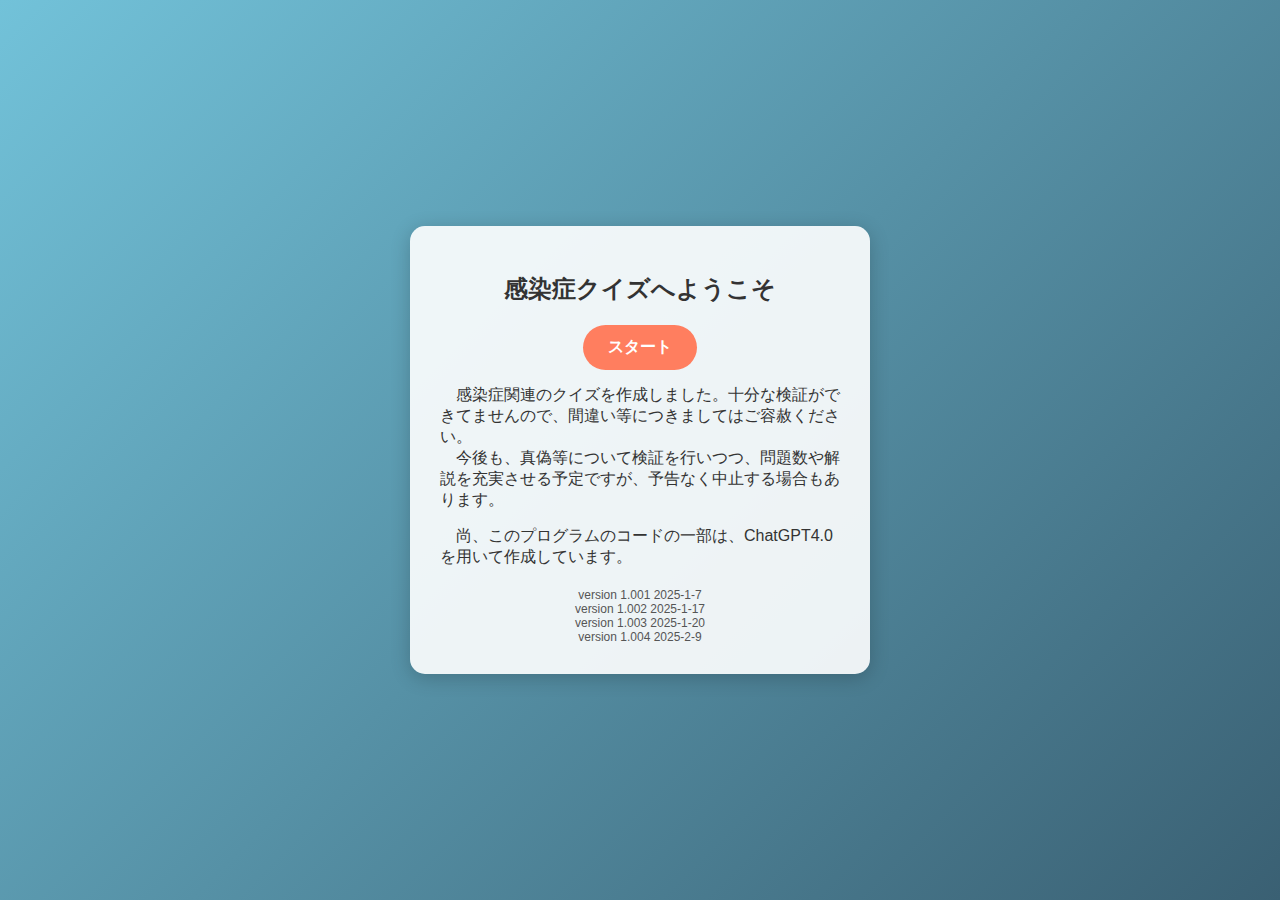
<file: index.html>
<!DOCTYPE html>
<html lang="ja">
  <head>
    <meta charset="UTF-8" />
    <meta name="viewport" content="width=device-width, initial-scale=1.0" />
    <title>感染症クイズ</title>
    <style>
      /* 追加のCSS */
      body {
        font-family: "Arial", sans-serif;
        text-align: center;
        margin: 0;
        padding: 0;
        background: linear-gradient(135deg, #72c2d9, #3a6073);
        color: #ffffff;
        height: 100vh;
        display: flex;
        justify-content: center;
        align-items: center;
      }
      .container {
        background: rgba(255, 255, 255, 0.9);
        border-radius: 15px;
        padding: 30px;
        width: 90%;
        max-width: 400px;
        box-shadow: 0px 4px 20px rgba(0, 0, 0, 0.2);
        color: #333;
      }
      h1 {
        font-size: 24px;
        margin-bottom: 20px;
      }
      p {
        margin: 15px 0;
      }
      p.explain {
        text-align: left;
      }
      button {
        background: #ff7e5f;
        color: #fff;
        padding: 12px 25px;
        border: none;
        border-radius: 30px;
        cursor: pointer;
        font-size: 16px;
        font-weight: bold;
        transition: transform 0.2s, box-shadow 0.2s;
      }
      button:hover {
        transform: translateY(-3px);
        box-shadow: 0px 8px 15px rgba(0, 0, 0, 0.2);
      }
      button:active {
        transform: translateY(0);
        box-shadow: 0px 4px 10px rgba(0, 0, 0, 0.2);
      }
      footer {
        margin-top: 20px;
        font-size: 12px;
        color: #555;
      }
    </style>
  </head>
  <body>
    <div class="container">
      <h1>感染症クイズへようこそ</h1>
      <p>
        <button id="startButton">スタート</button>
      </p>
      <p class="explain">
        　感染症関連のクイズを作成しました。十分な検証ができてませんので、間違い等につきましてはご容赦ください。<br />　今後も、真偽等について検証を行いつつ、問題数や解説を充実させる予定ですが、予告なく中止する場合もあります。
      </p>
      <p class="explain">
        　尚、このプログラムのコードの一部は、ChatGPT4.0
        を用いて作成しています。
      </p>
      <footer>
        version 1.001 2025-1-7<br />
        version 1.002 2025-1-17<br />
        version 1.003 2025-1-20<br />
        version 1.004 2025-2-9
      </footer>
    </div>

    <script>
      // JavaScript追加
      document
        .getElementById("startButton")
        .addEventListener("click", function () {
          window.location.href = "quiz.html";
        });
    </script>
  </body>
</html>
</file>
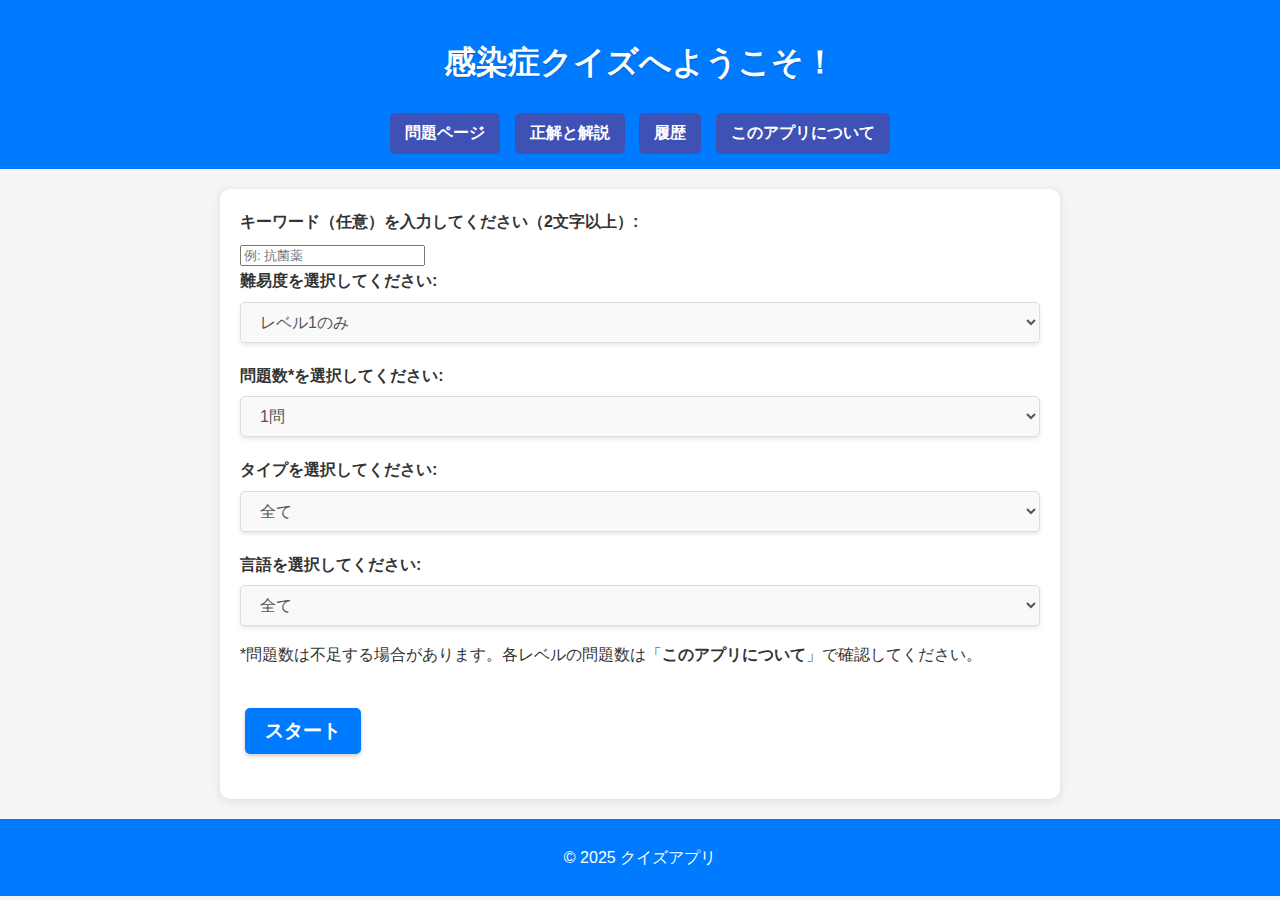
<file: quiz.html>
<!DOCTYPE html>
<html lang="ja">
  <head>
    <meta charset="UTF-8" />
    <meta name="viewport" content="width=device-width, initial-scale=1.0" />
    <title>クイズアプリ</title>
    <link rel="stylesheet" href="style.css" />
    <link rel="stylesheet" href="top.css" />
  </head>
  <body>
    <div id="app">
      <header>
        <h2 id="header-title">感染症クイズへようこそ！</h2>
        <nav>
          <button class="tab-button" data-tab="section1">問題ページ</button>
          <button class="tab-button" data-tab="section2">正解と解説</button>
          <button class="tab-button" data-tab="section3">履歴</button>
          <button class="tab-button" data-tab="section4">
            このアプリについて
          </button>
        </nav>
      </header>
      <main>
        <!-- セクション1: 問題ページ -->
        <section id="section1" class="tab-section active">
          <!--<h2 class="section-title">感染症クイズへようこそ！</h2>-->
          <div id="quiz-settings">
            <div class="form-group">
              <label for="keyword-input" class="form-label"
                >キーワード（任意）を入力してください（2文字以上）:</label
              >
              <input
                type="text"
                id="keyword-input"
                class="form-input"
                placeholder="例: 抗菌薬"
              />
              <label for="level-select" class="form-label"
                >難易度を選択してください:</label
              >
              <select id="level-select" class="form-select">
                <option value="1">レベル1のみ</option>
                <option value="2">レベル2のみ</option>
                <option value="3">レベル3のみ</option>
                <option value="4">レベル4のみ</option>
                <option value="5">レベル5のみ</option>
                <option value="all">全てのレベル</option>
              </select>
            </div>

            <div class="form-group">
              <label for="question-count" class="form-label"
                >問題数*を選択してください:</label
              >
              <select id="question-count" class="form-select">
                <option value="1">1問</option>
                <option value="3">3問</option>
                <option value="5">5問</option>
                <option value="10">10問</option>
                <option value="20">20問</option>
                <option value="30">30問</option>
                <option value="50">50問</option>
                <option value="all">全て</option>
              </select>
            </div>
            <div class="form-group">
              <label for="type-select" class="form-label"
                >タイプを選択してください:</label
              >
              <select id="type-select" class="form-select">
                <option value="all">全て</option>
                <option value="一般">一般</option>
                <option value="症例">症例</option>
              </select>
            </div>
            <div class="form-group">
              <label for="language-select" class="form-label"
                >言語を選択してください:</label
              >
              <select id="language-select" class="form-select">
                <option value="all">全て</option>
                <option value="日本語">日本語</option>
                <option value="英語">英語</option>
              </select>
              <p>
                *問題数は不足する場合があります。各レベルの問題数は「<strong>このアプリについて</strong>」で確認してください。
              </p>
            </div>

            <button id="start-quiz" class="start-button">スタート</button>
          </div>
          <div id="quiz-list"></div>
          <div id="control-buttons">
            <button id="preview-answers" style="display: none">
              プレビュー
            </button>
            <button id="reset-answers" style="display: none">
              解答しなおす
            </button>
            <button id="submit-answers" style="display: none">確定</button>
          </div>
        </section>

        <!-- セクション2: 正解と解説ページ -->
        <section id="section2" class="tab-section">
          <h2>正解と解説</h2>
          <div id="answers-review">
            選択した問題にすべて解答すると正解と解説が表示されます
          </div>
        </section>

        <!-- セクション3: 履歴 -->
        <section id="section3" class="tab-section">
          <h2>履歴</h2>
          <div id="history"></div>
          <button id="download-certificate" style="display: none">
            証明書をダウンロード
          </button>
        </section>

        <!-- セクション4: このアプリについて -->
        <section id="section4" class="tab-section">
          <h2>このアプリについて</h2>
          <p>
            このアプリは、楽しみながら知識を深めることを目的に設計されたクイズ形式の学習ツールです。以下に、具体的な操作方法を説明します。
          </p>

          <p><strong>操作方法:</strong></p>
          <ul>
            <li>
              タブを切り替えることで、異なるセクションに移動することができます。
            </li>
            <li>
              問題ページでは、以下の手順でクイズを開始できます:
              <ul>
                <li>
                  キーワード（任意）、難易度、問題数を選択し、スタートボタンを押してください。
                </li>
                <li>
                  キーワードを入力した場合、キーワードを含む問題が優先的に選ばれます。
                </li>
                <li>指定した条件により、問題数が不足する場合があります。</li>
                <li>スタートを押すと、問題が表示されます。</li>
              </ul>
            </li>
            <li>
              問題が表示されたら、指定された数の選択肢を選んで解答してください。
            </li>
            <li>
              指定された数の選択肢を選択しない場合、アラートが表示されます。
            </li>
            <li>プレビューを押した後、解答をやり直すことが可能です。</li>
            <li>
              確定ボタンを押すと、正解および解説が表示されます。問題ページには、以下の内容が表示されます:
              <ul>
                <li>正解、不正解の表示。</li>
                <li>選択しなかった正答肢の表示。</li>
              </ul>
            </li>
            <li>
              履歴には、全体の正解数などが記録されますが、リロードすると履歴は消去されます。
            </li>
            <li>新しい問題を選択し、再度クイズを開始することができます。</li>
          </ul>
          <p>
            このアプリを通じて、効率的かつ楽しい学びの時間をお楽しみください。
          </p>
          <p>現在の問題数（レベル別）:</p>
          <div id="question-stats"></div>
          <p>
            *難易度をレベル1～5に分類しています。難易度は、作成者による主観的な判断ですので、目安としてください。
          </p>
          <!-- 問題数を表示するエリア -->
          👉<a href="view.html" target="_blank">全ての問題・解答・解説を見る</a
          ><br />
          👉<a href="http://filgap.kenkyuukai.jp/" target="_blank">Fil-GAP</a
          ><br />
          👉<a
            href="https://somekata.github.io/baikinscharacters/"
            target="_blank"
            >バイキンズキャラクターの紹介</a
          >
          <div id="versionInfo">
            <p>このアプリは、ChatGPT4.0oの支援を受けて作成しました。</p>
          </div>
        </section>
      </main>
      <div id="scrollToTop" style="display: none">
        <img src="#" alt="Top" id="topImage" />
      </div>
      <footer>
        <p>&copy; 2025 クイズアプリ</p>
      </footer>
    </div>
    <script src="top.js"></script>
    <script src="quizpool.js"></script>
    <script src="script.js"></script>
  </body>
</html>
</file>
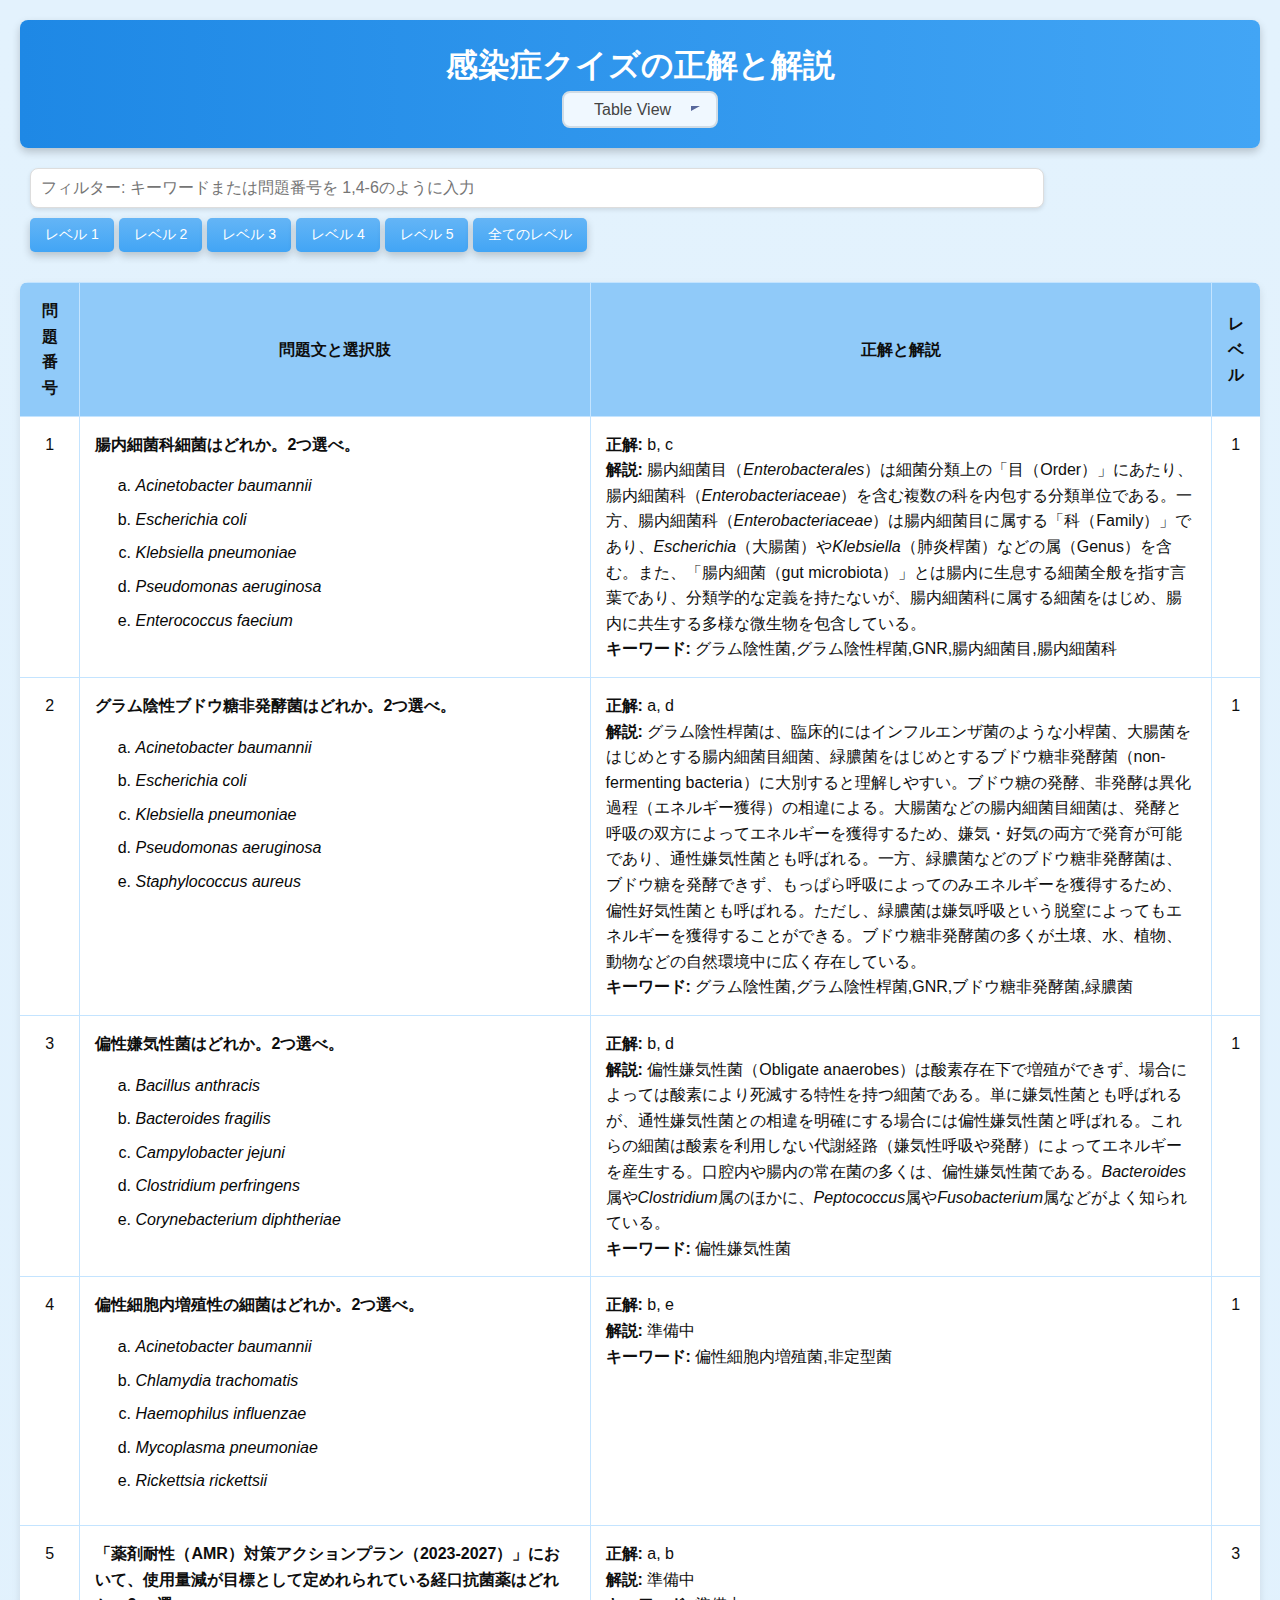
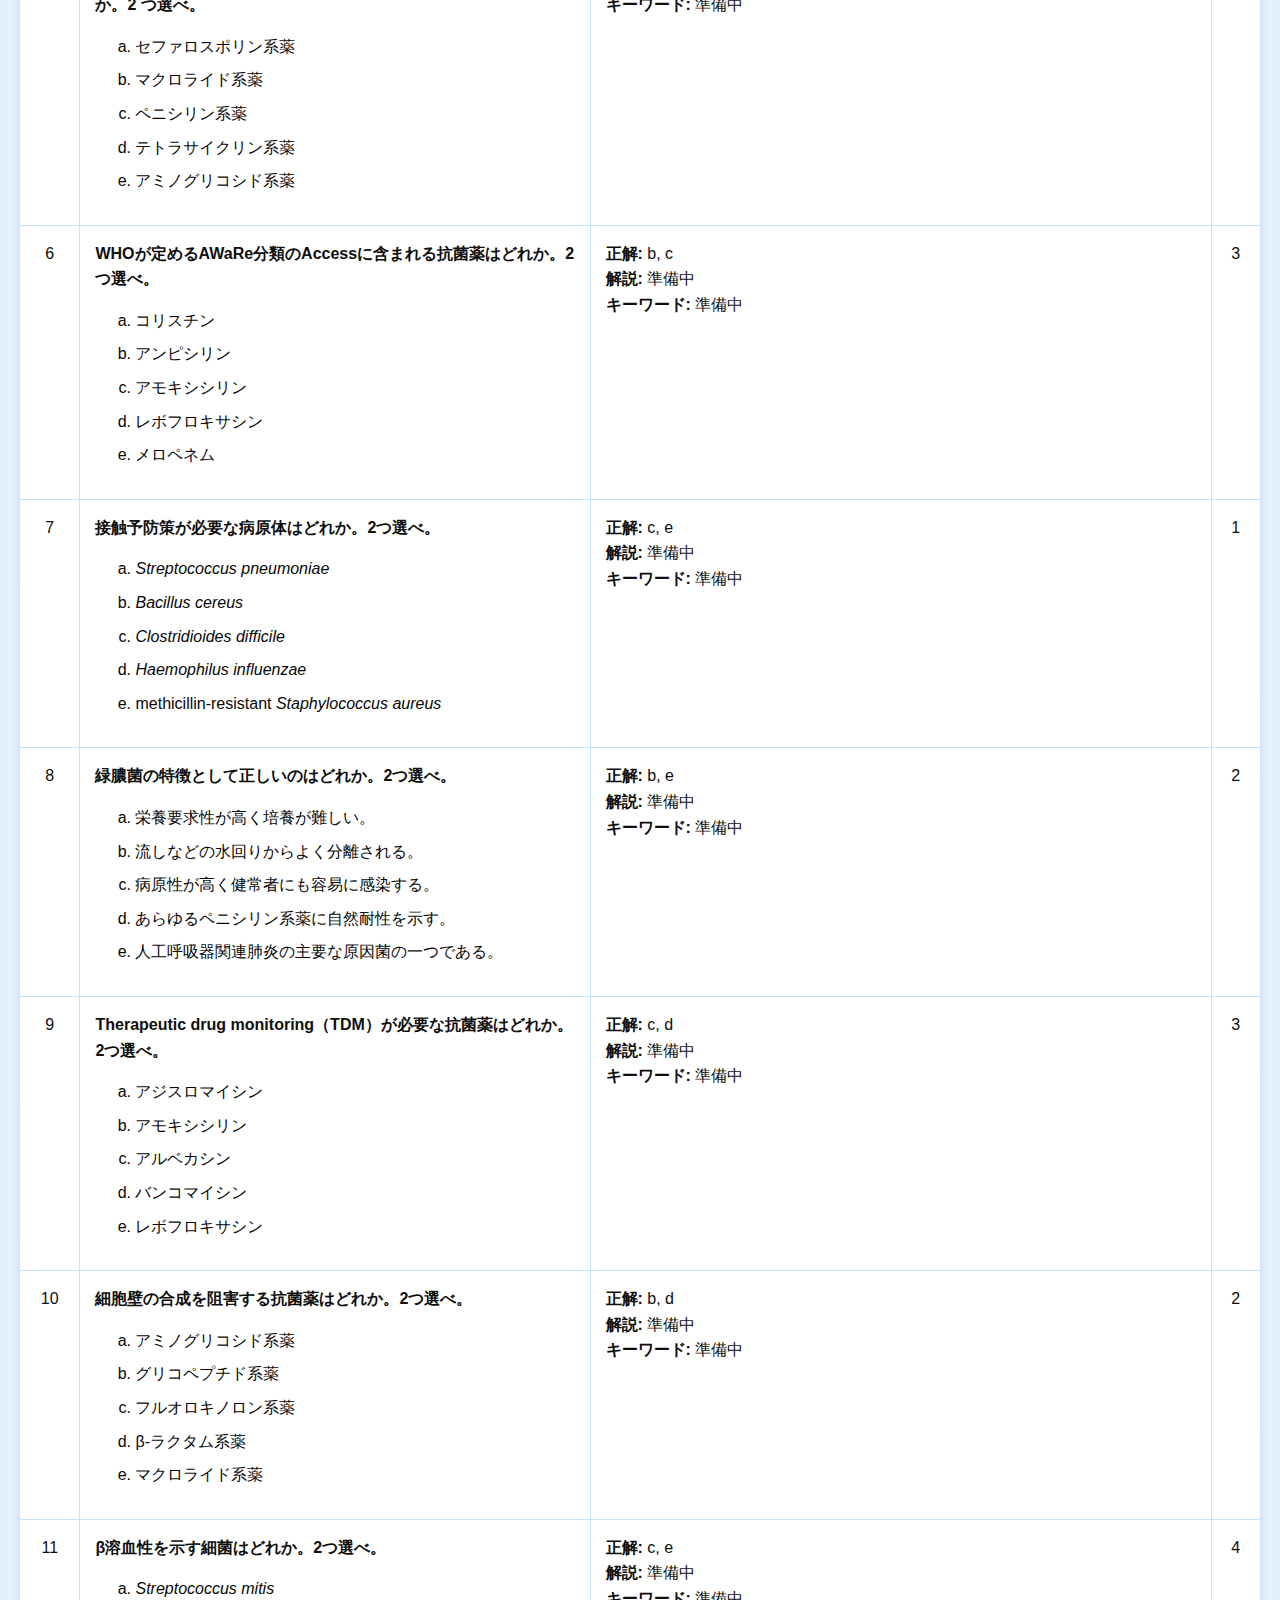
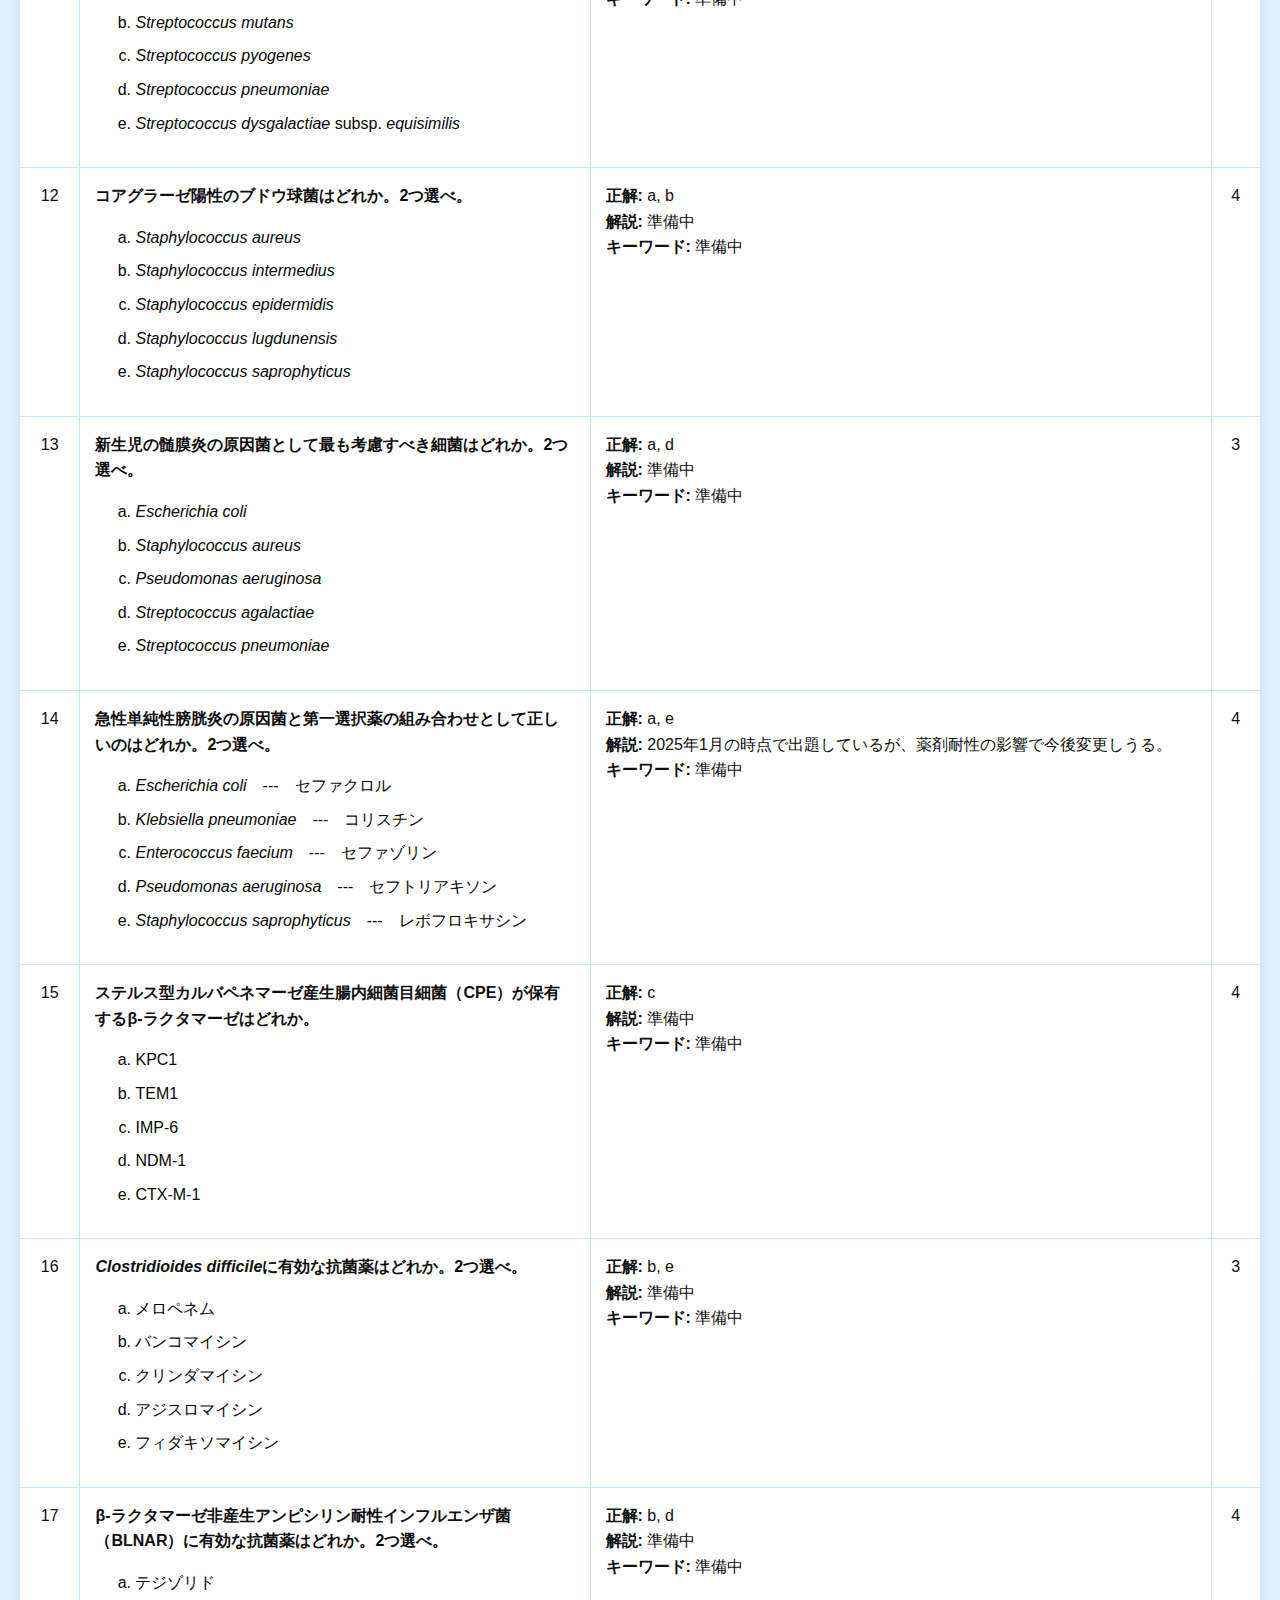
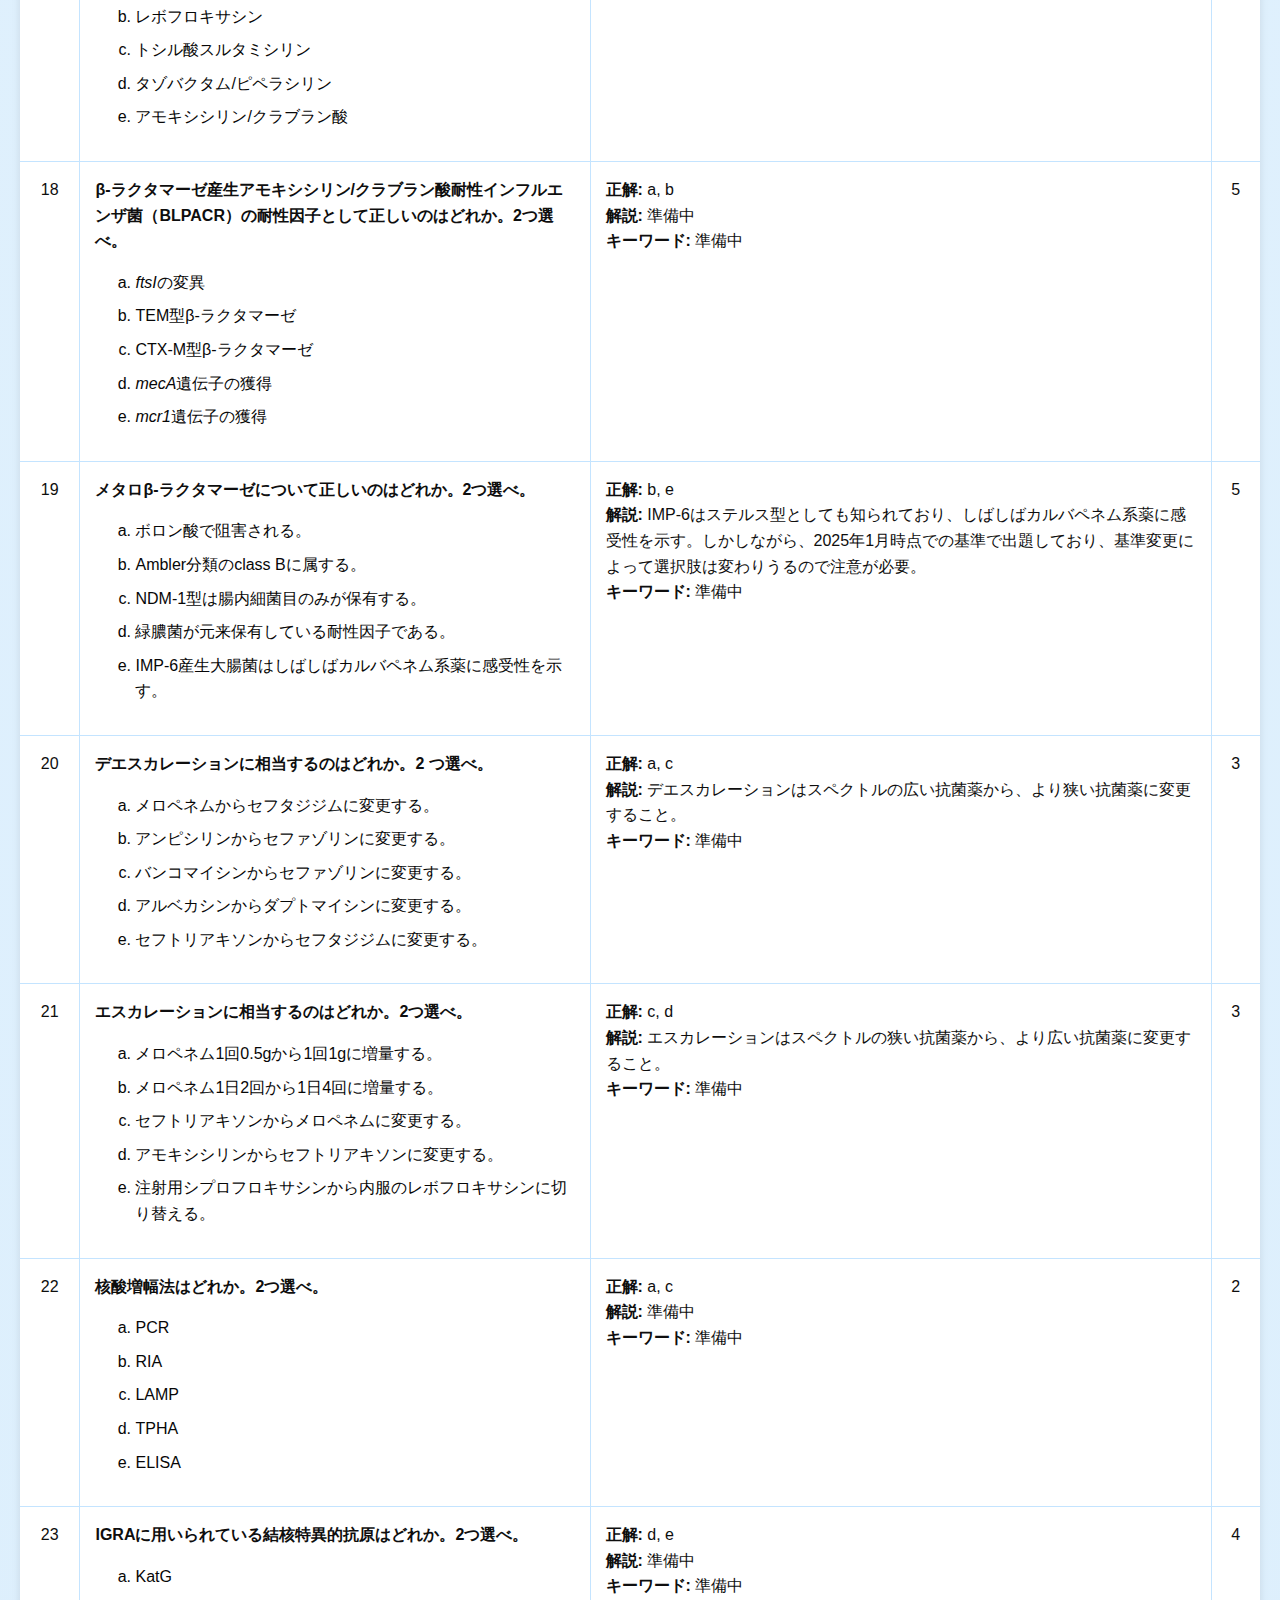
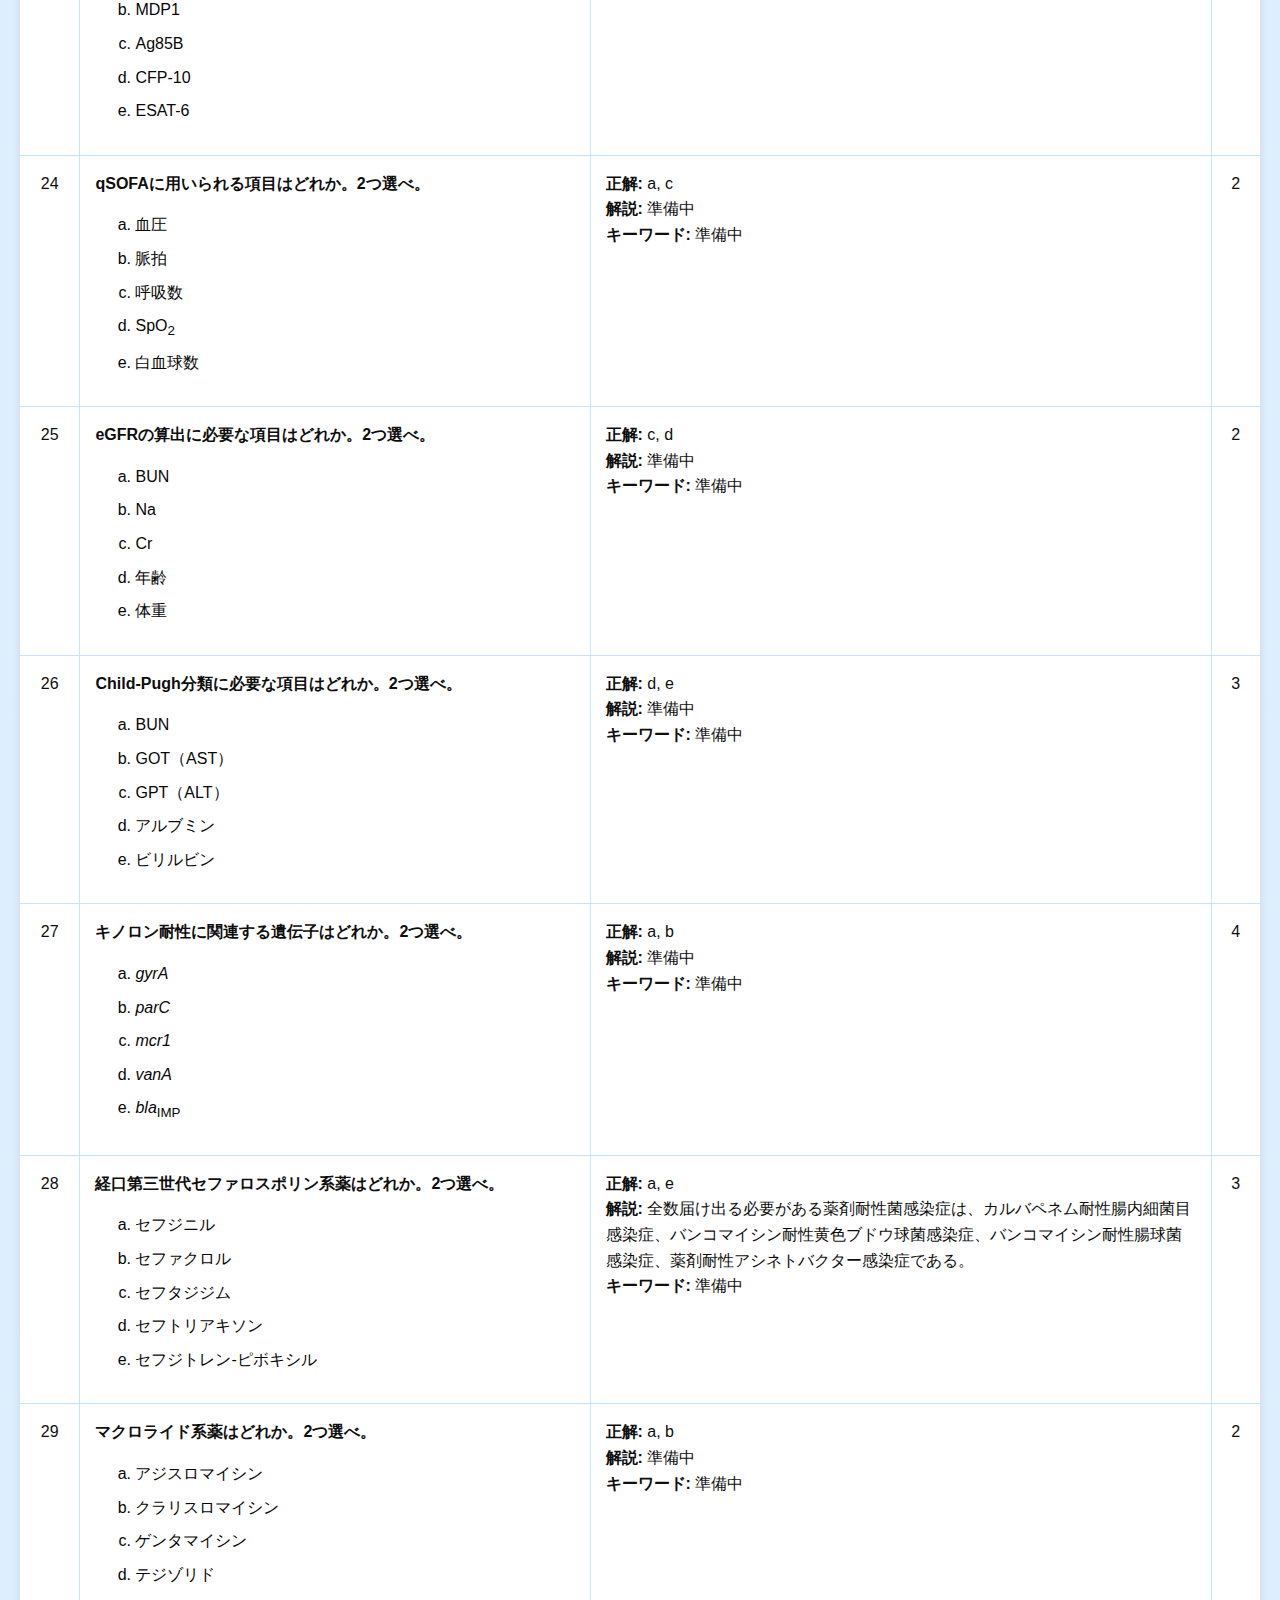
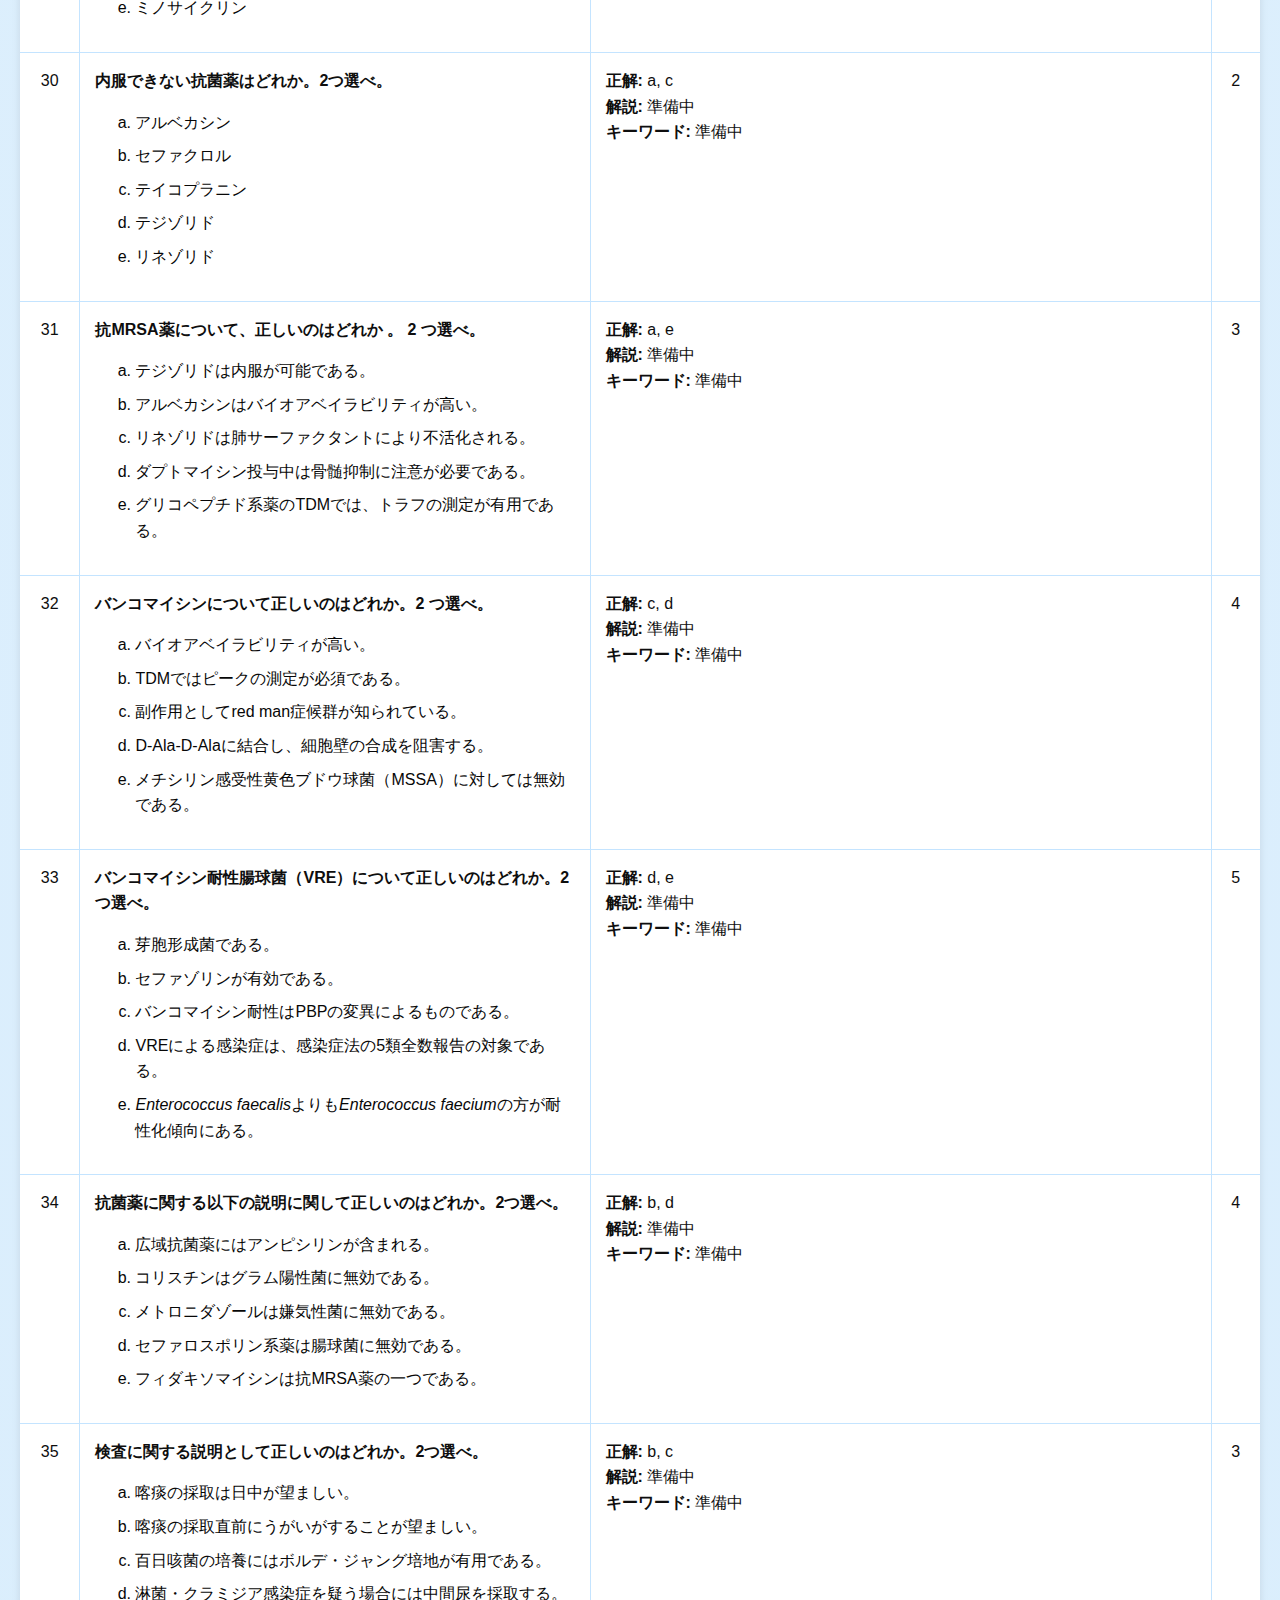
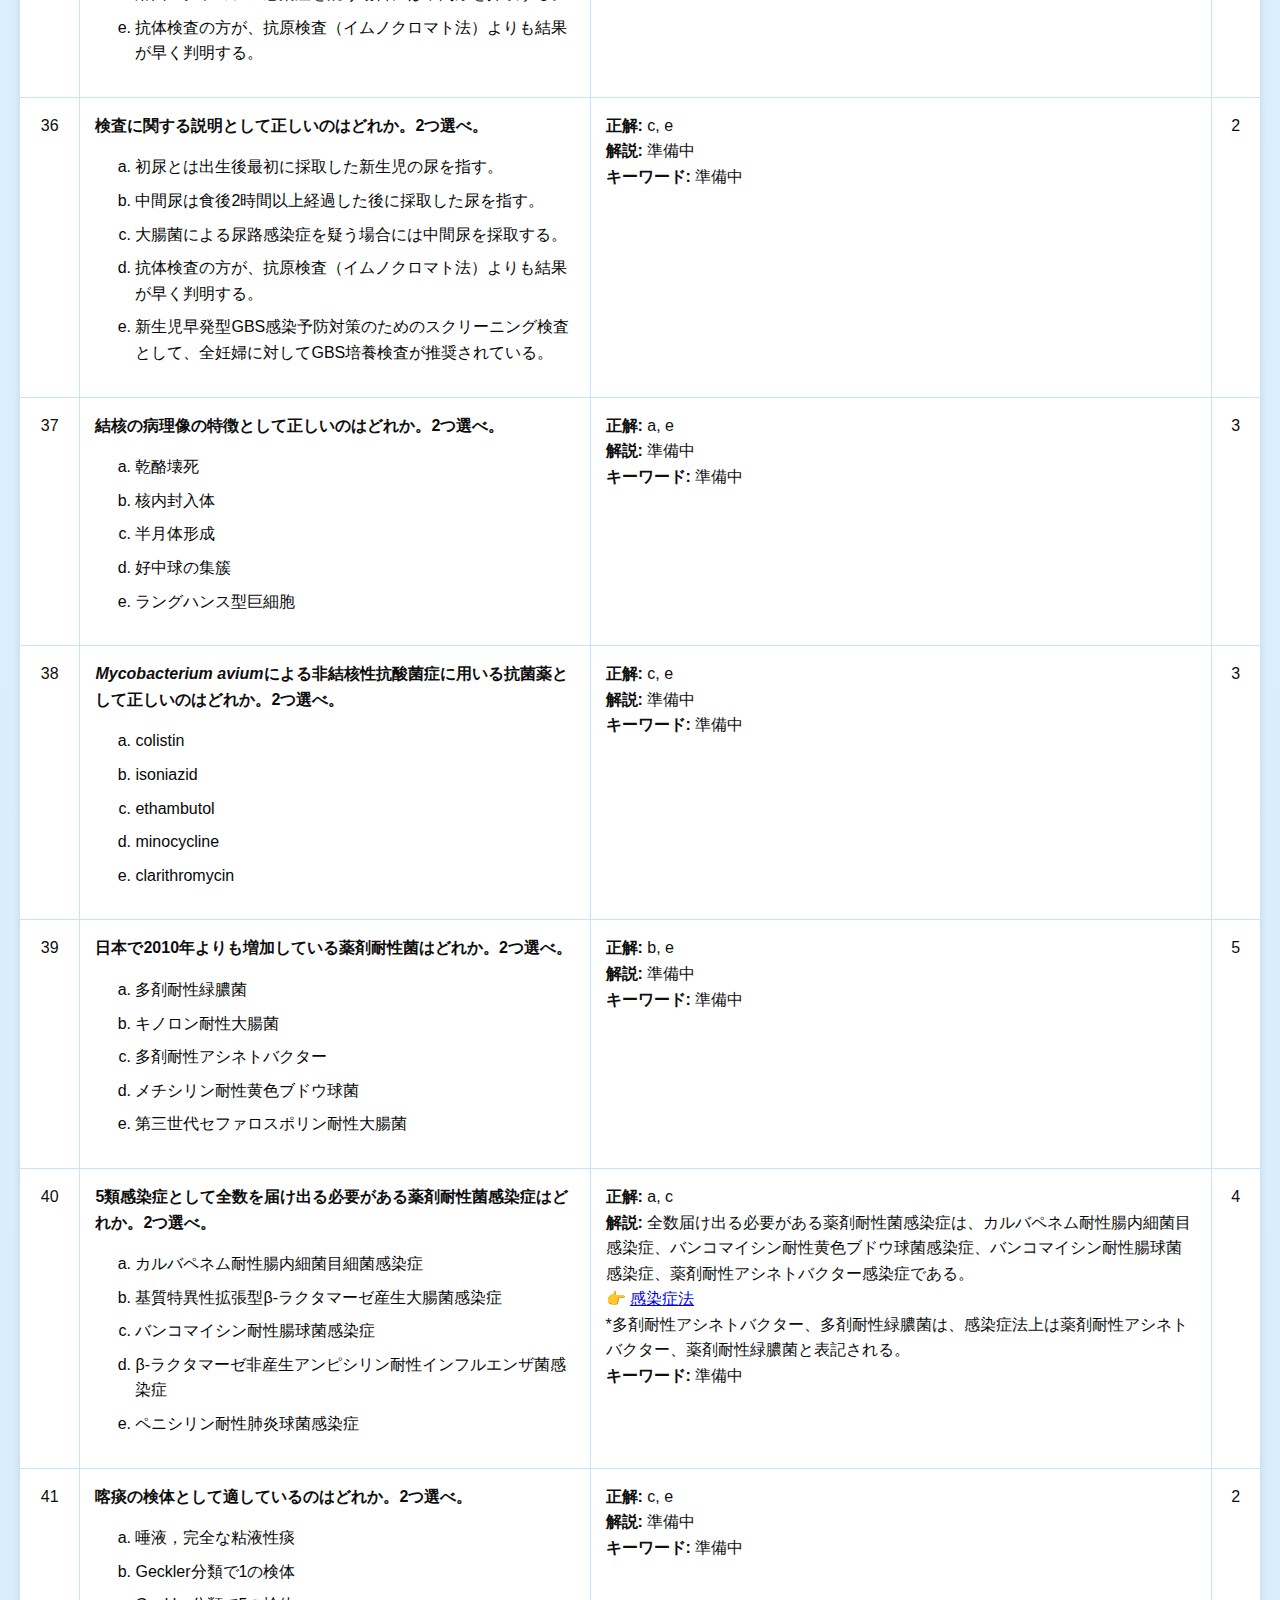
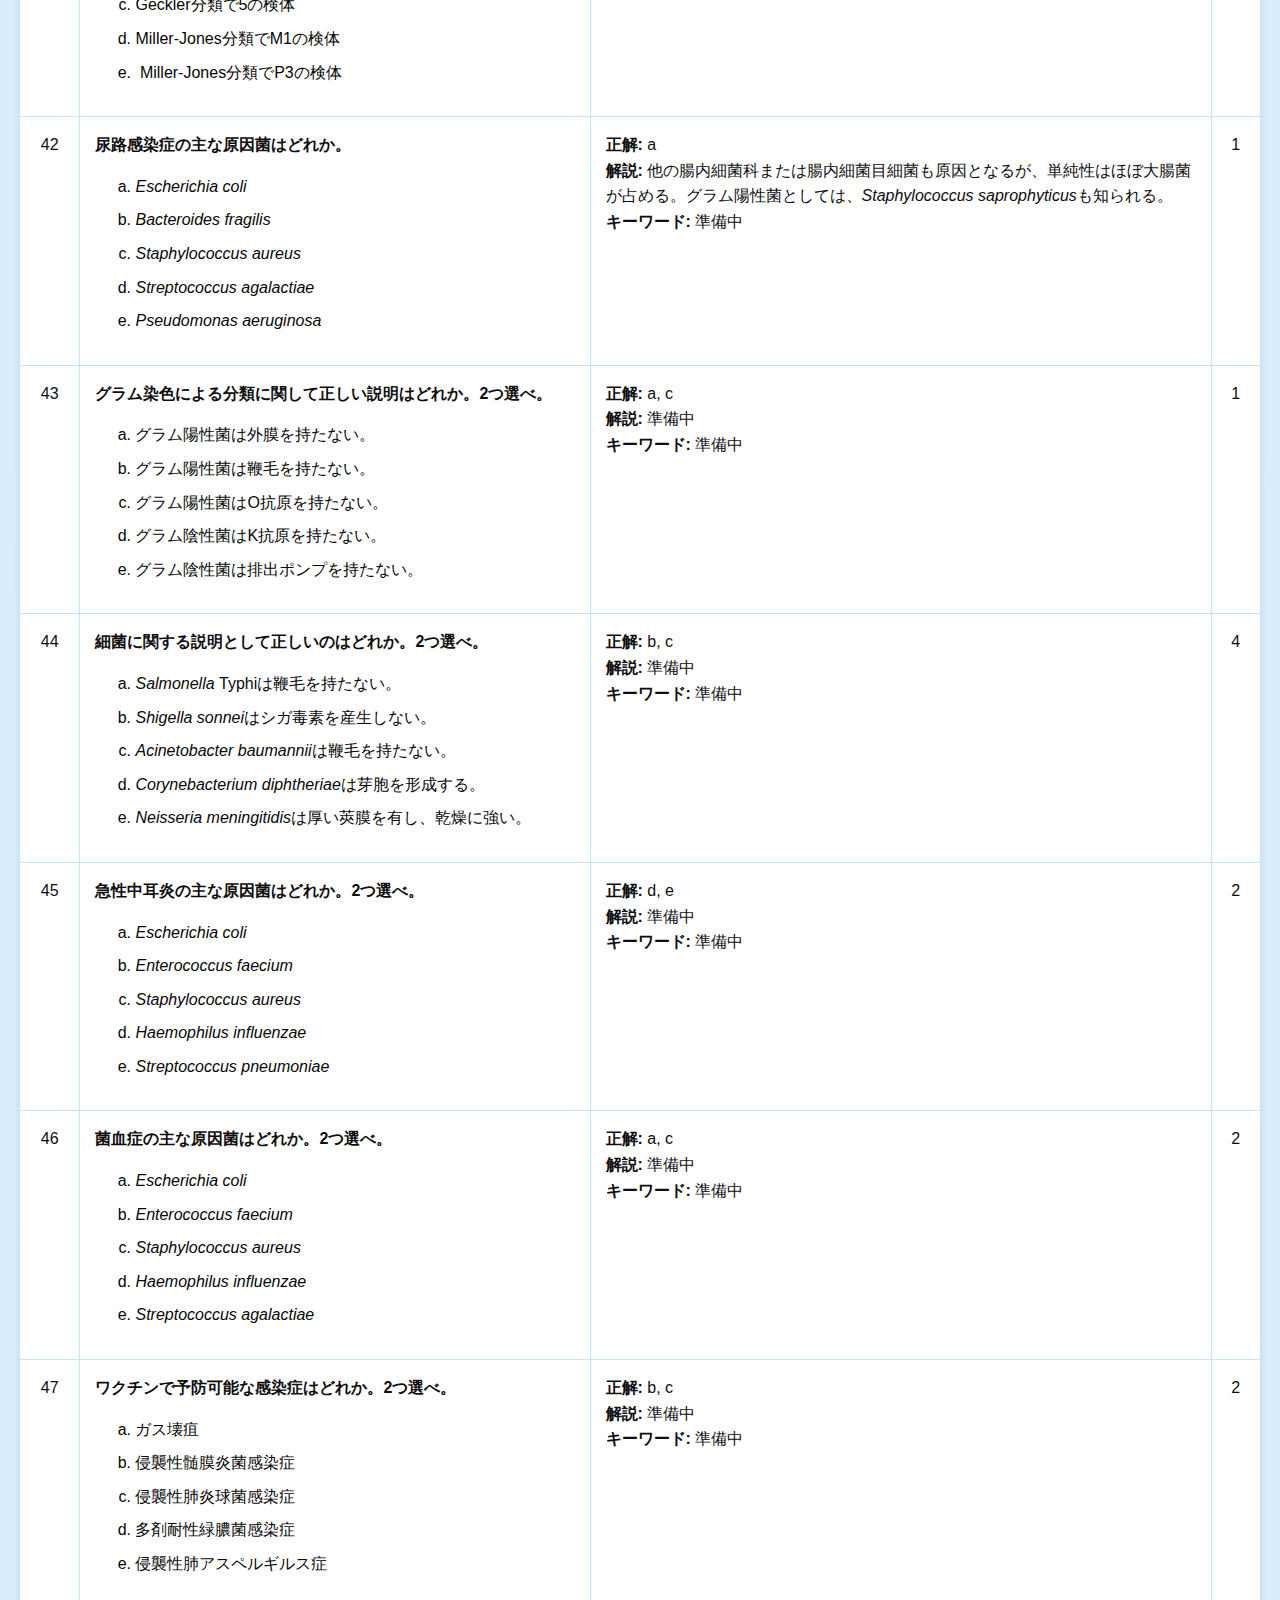
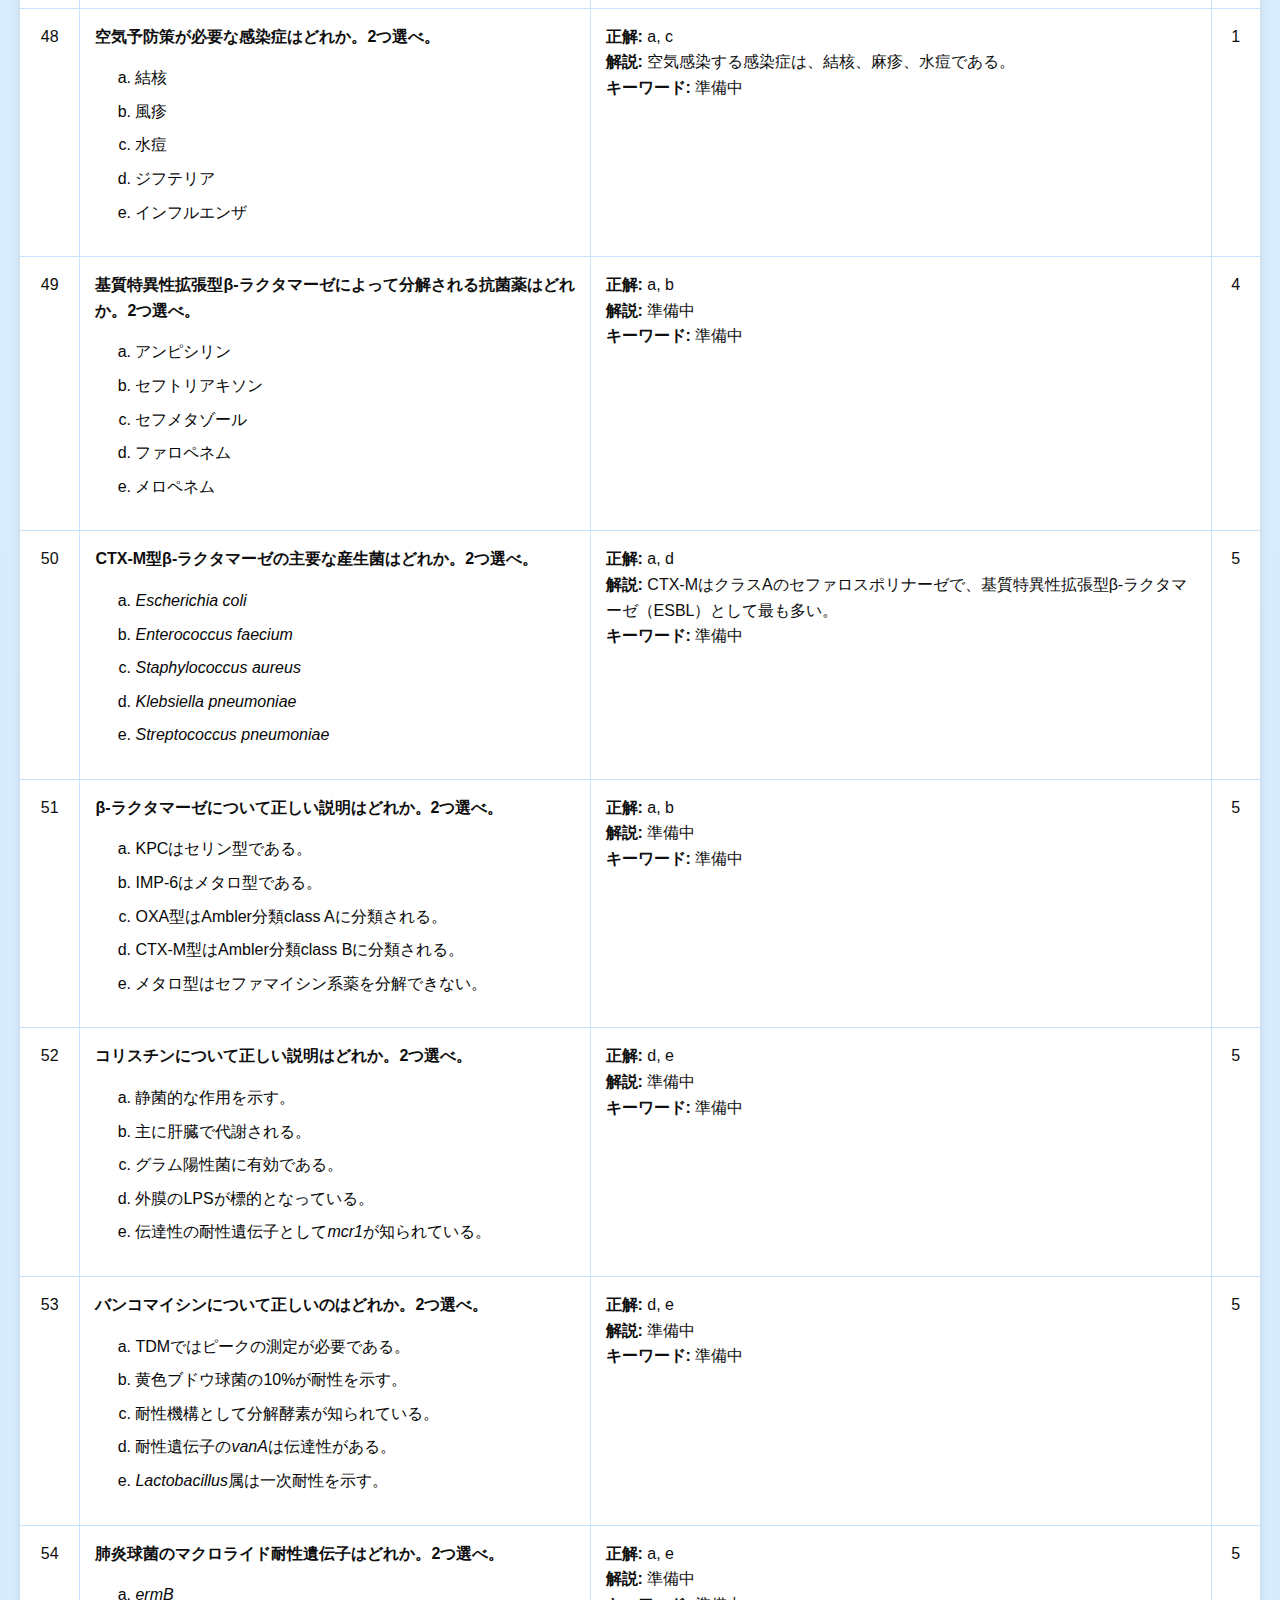
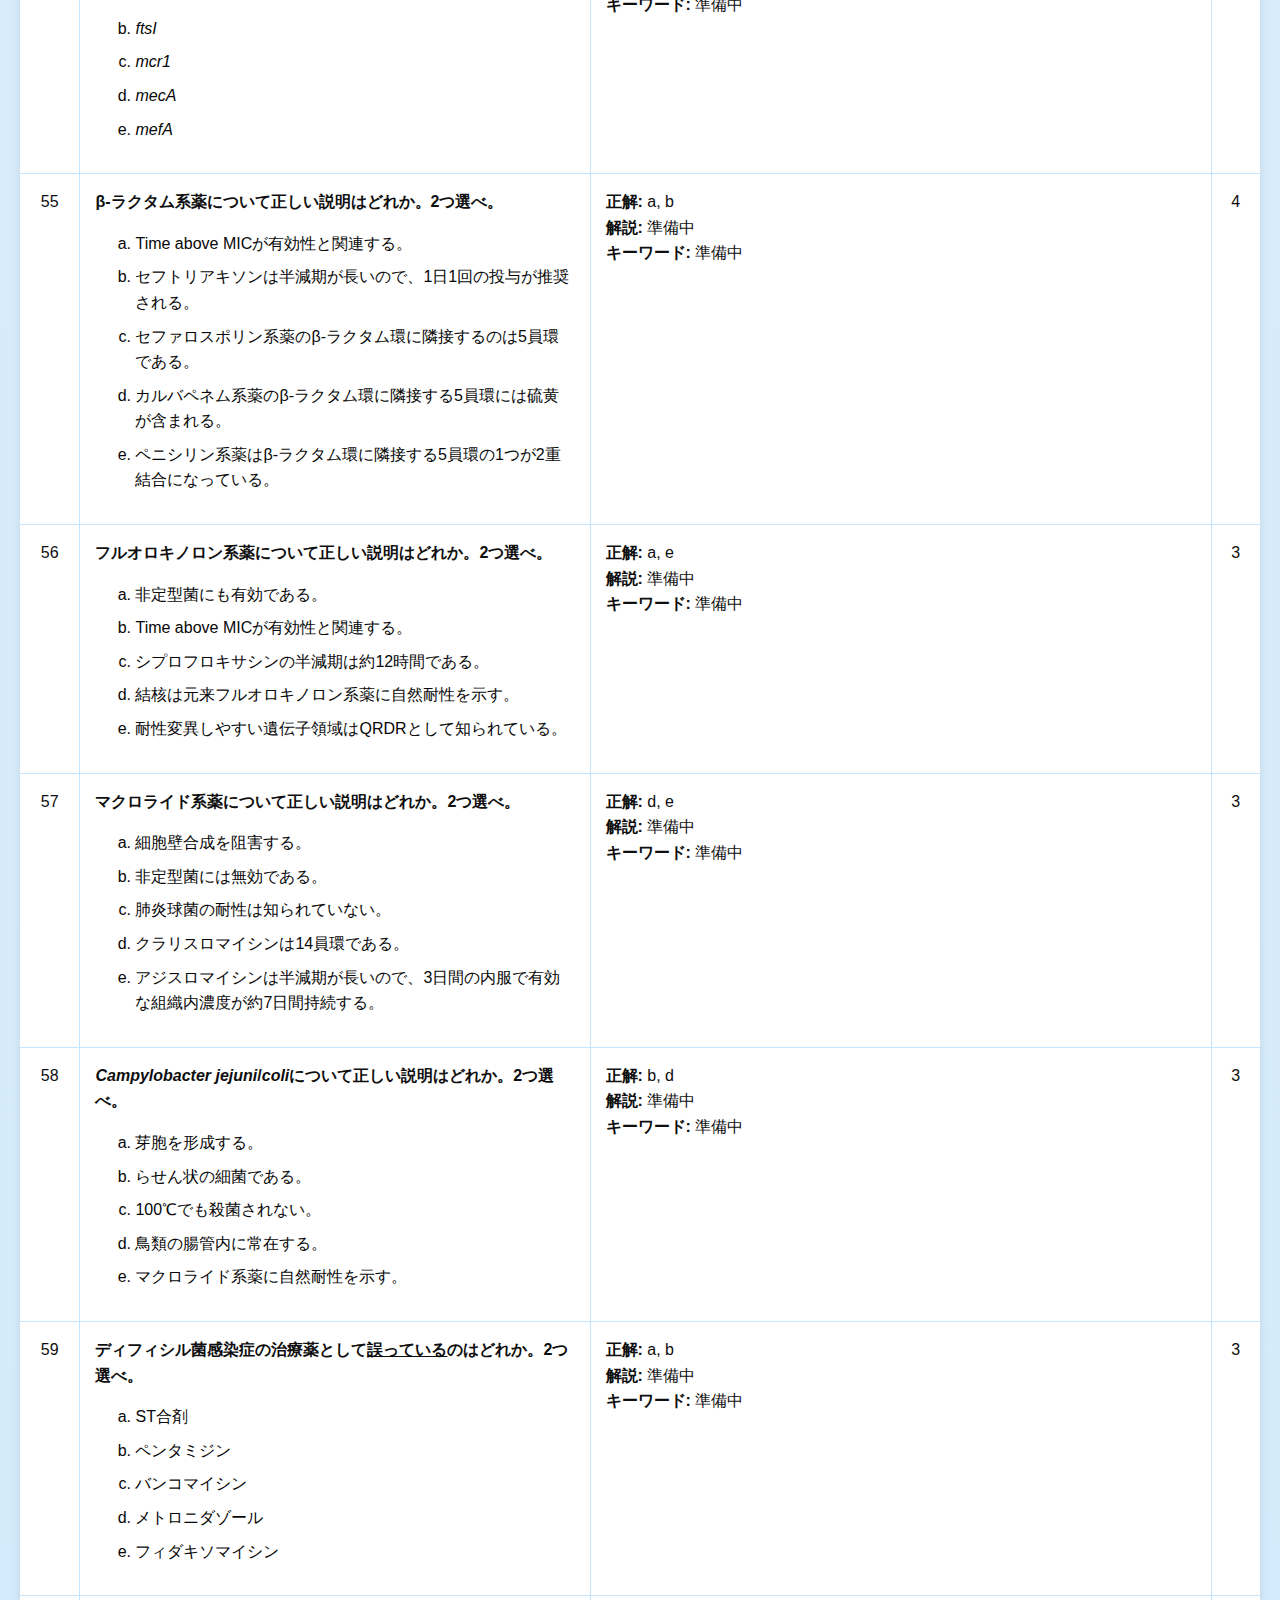
<file: view.html>
<!DOCTYPE html>
<html lang="ja">
  <head>
    <meta charset="UTF-8" />
    <meta name="viewport" content="width=device-width, initial-scale=1.0" />
    <link rel="stylesheet" href="view.css" />
    <link rel="stylesheet" href="top.css" />
    <title>感染症クイズの正解と解説</title>
  </head>
  <body>
    <header>
      <h1>感染症クイズの正解と解説</h1>
      <select id="view-toggle" class="custom-select pop-style">
        <option value="table">Table View</option>
        <option value="vertical">Vertical View</option>
        <option value="howtouse">How to Use</option>
      </select>
    </header>
    <!-- Filter Section -->
    <div id="filter-container">
      <input
        type="text"
        id="filter-input"
        placeholder="フィルター: キーワードまたは問題番号を 1,4-6のように入力"
      />
    </div>
    <!-- Table View Section -->
    <section id="tableview" style="display: block">
      <!-- Table will be dynamically populated -->
    </section>

    <!-- Vertical View Section -->
    <section id="verticalview" style="display: none">
      <!-- Content will be dynamically populated -->
    </section>
    <section id="howtouse">
      <h1>使い方</h1>
      <p>このアプリケーションでは、以下のことができます：</p>
      <ul>
        <li>
          <strong>Table View:</strong>
          問題を表形式で表示します。さらに以下の機能があります：
          <ul>
            <li>
              <strong>キーワード検索:</strong>
              テキストボックスにキーワードを入力して、該当する問題を絞り込めます。<br />
              問題番号を　<span style="border: 1px solid"
                ><code> 1,5-7,2 </code></span
              >　のように選ぶこともできます。ただし、キーワードとの併用はできません。また、コンマ（<code>
                , </code
              >）を含まない数字はキーワードとみなされます。したがって、12番だけを選択したい場合には、<span
                style="border: 1px solid"
                ><code> 12, </code></span
              >のように、最後にコンマ（<code> , </code
              >）を入力すると正しく認識されます。
            </li>
            <li>
              <strong>レベル選択:</strong>
              ボタンを使って、特定の難易度の問題のみを表示できます。
            </li>
            <li>
              キーワード検索（問題番号選択を含む）とレベル選択は併用できません。
            </li>
          </ul>
        </li>
        <li>
          <strong>Vertical View:</strong>
          問題を1問ずつ表示し、詳細情報を確認できます。
        </li>

        <li>ビューは上部のドロップダウンから切り替え可能です。</li>
      </ul>
      <p>
        レベルフィルターやキーワード検索を活用して、自分に合った問題を素早く見つけてください。
      </p>
    </section>

    <div id="versionInfo">
      <p>このアプリは、ChatGPT4.0oの支援を受けて作成しました。</p>
    </div>
    <div id="scrollToTop" style="display: none">
      <img src="#" alt="Top" id="topImage" />
    </div>
    <footer>
      <p>&copy; 2025 クイズアプリ</p>
    </footer>
    <script src="top.js"></script>
    <script src="quizpool.js"></script>
    <script src="view.js"></script>
  </body>
</html>
</file>
<file: style.css>
/* ベーススタイル */
body {
    font-family: 'Arial', sans-serif;
    margin: 0;
    padding: 0;
    line-height: 1.6;
    background-color: #f5f5f5;
    color: #333;
}

header {
    background-color: #007bff;
    color: #fff;
    padding: 10px;
    text-align: center;
}

#header-title {
    color: #fff;
    font-size: 2rem;
    text-align: center;
    margin-bottom: 20px;
    text-shadow: 0 1px 2px rgba(0, 0, 0, 0.2);
    font-weight: bold;
}

nav {
    margin-top: 10px;
    text-align: center;
}

nav .tab-button {
    margin: 5px;
    padding: 10px 15px;
    font-size: 1em;
    border: none;
    border-radius: 5px;
    cursor: pointer;
}

nav .tab-button:hover {
    background-color: #0056b3;
    color: #fff;
}

main {
    max-width: 800px;
    margin: 20px auto;
    padding: 20px;
    background: #fff;
    border-radius: 10px;
    box-shadow: 0 2px 10px rgba(0, 0, 0, 0.1);
}

.tab-section {
    display: none;
}

.tab-section.active {
    display: block;
}

button {
    margin-top: 10px;
    padding: 10px 20px;
    font-size: 1em;
    cursor: pointer;
}

/* 問題エリア */
#quiz-list {
    margin-top: 20px;
}

footer {
    background-color: #007bff;
    color: #fff;
    text-align: center;
    padding: 10px 0;
    margin-top: 20px;
}

/* 履歴のテーブルスタイル */
#history table {
    width: 100%;
    border-collapse: collapse;
    margin-top: 20px;
    font-family: 'Arial', sans-serif;
    font-size: 0.9em;
    background-color: #ffffff;
    box-shadow: 0 4px 8px rgba(0, 0, 0, 0.1);
    border-radius: 8px;
    overflow: hidden;
}

#history th, #history td {
    padding: 12px 15px;
    text-align: left;
}

#history th {
    background-color: #007bff;
    color: #ffffff;
    font-weight: bold;
    text-transform: uppercase;
}

#history tr:nth-child(even) {
    background-color: #f9f9f9;
}

#history tr:hover {
    background-color: #f1f1f1;
}

#history td {
    border-bottom: 1px solid #ddd;
}

#history tr:last-child td {
    border-bottom: none;
}

/* テーブルヘッダーに影を追加 */
#history th {
    position: sticky;
    top: 0;
    z-index: 2;
}

/* 履歴内の小さな説明テキスト */
#history td p {
    margin: 5px 0 0 0;
    font-size: 0.8em;
    color: #666;
}

/* 全体のフォームスタイル */
.form-group {
    margin-bottom: 20px;
}

.form-label {
    display: block;
    margin-bottom: 8px;
    font-size: 1rem;
    font-weight: bold;
    color: #333;
}

/* セレクトボックスのスタイル */
.form-select {
    width: 100%;
    padding: 10px 15px;
    font-size: 1rem;
    color: #555;
    background-color: #f9f9f9;
    border: 1px solid #ddd;
    border-radius: 5px;
    box-shadow: 0 2px 4px rgba(0, 0, 0, 0.1);
    transition: border-color 0.3s ease, box-shadow 0.3s ease;
}

.form-select:focus {
    border-color: #007bff;
    box-shadow: 0 0 5px rgba(0, 123, 255, 0.5);
    outline: none;
}

/* スマートホバー効果 */
.form-select:hover {
    border-color: #007bff;
    background-color: #f1f1f1;
}

/* レスポンシブ対応 */
@media (max-width: 600px) {
    .form-select {
        font-size: 0.9rem;
        padding: 8px 10px;
    }

    .form-label {
        font-size: 0.9rem;
    }
}

/* タイトルスタイル */
.section-title {
    font-size: 2rem;
    text-align: center;
    margin-bottom: 20px;
    color: #007bff;
    text-shadow: 0 1px 2px rgba(0, 0, 0, 0.2);
    font-weight: bold;
}

/* スタートボタンスタイル */
.start-button {
    display: inline-block;
    margin-top: 20px;
    padding: 10px 20px;
    font-size: 1.2rem;
    font-weight: bold;
    color: #fff;
    background-color: #007bff;
    border: none;
    border-radius: 5px;
    cursor: pointer;
    box-shadow: 0 2px 4px rgba(0, 0, 0, 0.2);
    transition: background-color 0.3s ease, box-shadow 0.3s ease;
}

.start-button:hover {
    background-color: #0056b3;
    box-shadow: 0 4px 8px rgba(0, 0, 0, 0.3);
}

.start-button:active {
    background-color: #004085;
}

/* 非表示時 */
.hidden {
    display: none;
}

/*感染症統合*/
span.kakomon {
    font-size: smaller;
    padding: 2px;
    margin-right: 3px;
    border:1px solid;
    border-radius:4px;
}

.correct-choice span {
    color: green;
    font-weight: bold;
}

.incorrect-choice span {
    color: red;
    font-weight: bold;
}

.unselected-correct-choice span {
    color: blue;
    font-weight: bold;
}

/* Common styles for all buttons */
button {
    background-color: #3f51b5; /* Green background */
    color: white; /* White text */
    border: none; /* Remove borders */
    padding: 10px 20px; /* Padding for size */
    text-align: center; /* Center the text */
    text-decoration: none; /* Remove underline */
    font-size: 16px; /* Font size */
    border-radius: 8px; /* Rounded corners */
    margin: 5px; /* Add spacing between buttons */
    cursor: pointer; /* Pointer cursor on hover */
    transition: background-color 0.3s, box-shadow 0.3s; /* Smooth hover effect */
  }
  
  /* Specific style for tab buttons */
  .tab-button {
    font-weight: bold; /* Bold text for tab buttons */
    background-color: #3f51b5; /* Blue background for tab buttons */
    color: white;
  }
  
  /* Hover effect for all buttons */
  button:hover {
    background-color:#303f9f; /* Darker green for general buttons */
    box-shadow: 0 4px 6px rgba(0, 0, 0, 0.2); /* Add shadow on hover */
  }
  
  /* Specific hover for tab buttons */
  .tab-button:hover {
    background-color: #303f9f; /* Darker blue for tab buttons */
  }
  
  /* Active state for all buttons */
  button:active {
    background-color: #283593; /* Dark green on click for general buttons */
    box-shadow: 0 2px 4px rgba(0, 0, 0, 0.2); /* Reduced shadow */
    transform: translateY(2px); /* Slight movement down on click */
  }
  
  /* Active state for tab buttons */
  .tab-button:active {
    background-color: #283593; /* Darker blue on click for tab buttons */
  }
  
    
  #statTable {
    width: 100%;
    border-collapse: collapse;
    margin: 20px 0;
    font-size: 1rem;
    text-align: center;
    border-radius: 8px;
    overflow: hidden;
    box-shadow: 0px 4px 6px rgba(0, 0, 0, 0.1);
}

#statTable th, #statTable td {
    padding: 12px;
    border: 1px solid #e0e0e0;
}

#statTable th {
    background-color: #007bff;
    color: white;
    font-weight: bold;
}

#statTable tbody tr:nth-child(even) {
    background-color: #f8f9fa;
}

#statTable tbody tr:hover {
    background-color: #e9ecef;
    transition: background-color 0.3s ease;
}

/* スマホ対応 */
@media (max-width: 600px) {
    #statTable {
        font-size: 0.9rem;
    }
    #statTable th, #statTable td {
        padding: 8px;
    }
}
</file>
<file: top.css>
#scrollToTop {
    position: fixed;
    bottom: 50px;
    right: 50px;
    width: 100px; /* Adjust size as needed */
    height: 100px;
    cursor: pointer;
    z-index: 1000; /* Ensure it appears above other elements */
    box-shadow: 0 4px 8px rgba(0, 0, 0, 0.2);
    border-radius: 50%;
    transition: transform 0.3s ease-in-out, opacity 0.3s;
}

#scrollToTop:hover {
    transform: scale(1.1); /* Slight zoom on hover */
}

#scrollToTop img {
    width: 100%;
    height: 100%;
    object-fit: cover; /* Ensures the image scales properly */
    border-radius: 50%; /* Makes the image circular */
}
</file>
<file: view.css>
/* General Page Styles */
body {
    font-family: Arial, sans-serif;
    line-height: 1.6;
    background: linear-gradient(to bottom, #e3f2fd, #90caf9);
    margin: 0;
    padding: 20px;
    color: #0e0e0e;
}

/* Header */
header {
    text-align: center;
    margin-bottom: 20px;
    padding: 20px;
    background: linear-gradient(to right, #1e88e5, #42a5f5);
    color: white;
    border-radius: 8px;
    box-shadow: 0 4px 8px rgba(0, 0, 0, 0.2);
}

h1 {
    font-size: 2em;
    margin: 0;
}

/* Buttons */
button {
    background: linear-gradient(to bottom, #64b5f6, #42a5f5);
    color: white;
    border: none;
    padding: 10px 20px;
    font-size: 16px;
    border-radius: 8px;
    cursor: pointer;
    box-shadow: 0 4px 8px rgba(0, 0, 0, 0.2);
    transition: background 0.3s, transform 0.2s, box-shadow 0.2s;
}

button:hover {
    background: #1e88e5;
    transform: translateY(-2px);
    box-shadow: 0 6px 12px rgba(0, 0, 0, 0.3);
}

button:active {
    background: #1565c0;
    transform: translateY(0);
    box-shadow: 0 4px 8px rgba(0, 0, 0, 0.2);
}

#filter-container {
    display: flex; /* フレックスボックスを使用 */
    flex-direction: column; /* 縦方向に並べる */
    align-items: flex-start; /* 左寄せに設定 */
    justify-content: flex-start; /* 垂直方向も開始位置に揃える */
    margin-bottom: 20px; /* 全体の下余白 */
    width: 100%; /* コンテナを親要素の幅に揃える */
    padding-left: 10px; /* 左側の余白を調整 */
  }
  
  #filter-input {
    width: 80%; /* フィルター窓の幅を設定 */
    margin-bottom: 10px; /* レベルボタンとの間隔 */
    padding: 10px;
    font-size: 16px;
    border: 1px solid #ddd;
    border-radius: 8px;
    box-shadow: 0 2px 4px rgba(0, 0, 0, 0.1);
  }
  
  #filter-input:focus {
    outline: none;
    border-color: #007bff;
    box-shadow: 0 0 5px rgba(0, 123, 255, 0.5);
  }
  
  #filter-container button {
    margin: 5px 0; /* ボタン間の上下余白 */
    padding: 8px 15px;
    border-radius: 5px;
    font-size: 14px;
    background-color: #007bff;
    color: white;
    border: none;
    cursor: pointer;
  }
  
  #filter-container button:hover {
    background-color: #0056b3;
  }  

/* Table Styles */
table {
    width: 100%;
    border-collapse: collapse;
    margin: 20px 0;
    background-color: white;
    box-shadow: 0 4px 8px rgba(0, 0, 0, 0.1);
    border-radius: 8px;
    overflow: hidden;
}

table th,
table td {
    padding: 15px;
    border: 1px solid #c4e4ff;
}

table td {
    text-align: left;
    vertical-align: top;
}

table th:first-child,
table td:first-child {
    border-left: none; /* Remove extra line on the first column */
    text-align: center;
}

table th:last-child,
table td:last-child {
    border-right: none; /* Remove extra line on the last column */
    text-align: center;
}

table th {
    background-color: #90caf9;
}
/*
table tr:nth-child(even) {
    background-color: #eef4ff;
}
    */


/* Vertical View Styles */
#verticalview div {
    background-color: white;
    border: 1px solid #ddd;
    padding: 20px;
    margin-bottom: 20px;
    box-shadow: 0 4px 8px rgba(0, 0, 0, 0.1);
    border-radius: 8px;
    transition: transform 0.2s, box-shadow 0.2s;
}

#verticalview div:hover {
    transform: translateY(-5px);
    box-shadow: 0 6px 12px rgba(0, 0, 0, 0.2);
}

ol {
    list-style-type: lower-alpha;
    margin-left: 20px;
    padding-left: 20px;
    color: #070707;
}

ol li {
    margin-bottom: 8px;
    font-size: 16px;
}

/* Version Info */
#versionInfo {
    background: linear-gradient(to right, #42a5f5, #64b5f6); /* Blue gradient */
    color: white;
    padding: 15px;
    text-align: center;
    border-radius: 8px;
    margin-top: 20px;
    box-shadow: 0 4px 8px rgba(0, 0, 0, 0.2);
    font-size: 14px;
}

#versionInfo p {
    margin: 5px 0;
    font-weight: bold;
}

/* Footer */
footer {
    background-color: #1e88e5; /* Solid blue */
    color: white;
    text-align: center;
    padding: 10px;
    margin-top: 20px;
    border-radius: 8px;
    font-size: 14px;
    box-shadow: 0 4px 8px rgba(0, 0, 0, 0.2);
}

footer p {
    margin: 0;
    font-style: italic;
}

/* ポップなカスタムドロップダウン */
.pop-style {
    appearance: none;
    -webkit-appearance: none;
    -moz-appearance: none;
    background-color: #f0f8ff; /* 優しい淡い青 */
    color: #444; /* ベーシックなダークグレー */
    padding: 8px 30px;
    text-align: left;
    font-size: 16px;
    font-weight: 500; /* 少しだけ強調 */
    border: 2px solid #d1dce5; /* 淡いボーダー色 */
    border-radius: 8px; /* 控えめな丸み */
    cursor: pointer;
    background-image: url('[data-uri]');
    background-repeat: no-repeat;
    background-position: right 10px center;
  }
  
  .pop-style:hover {
    background-color: #e3efff; /* ホバー時に少し明るい青 */
    border-color: #a3c4e3; /* ホバー時のアクセント */
  }
  
  .pop-style:focus {
    outline: none;
    border-color: #779ecb; /* フォーカス時の青色 */
    box-shadow: 0 0 5px #a3c4e3; /* 控えめなシャドウ */
  }
  
  /* How to Use Section */
#howtouse {
    background-color: #f9f9f9; /* 優しい背景色 */
    padding: 20px;
    margin: 20px auto;
    border-radius: 12px; /* 角丸 */
    box-shadow: 0 4px 8px rgba(0, 0, 0, 0.1); /* 軽いシャドウ */
    max-width: 800px; /* 中央揃えに役立つ幅 */
    font-family: 'Arial', sans-serif;
    color: #333;
    line-height: 1.6;
  }
  
  /* ヘッダーのデザイン */
  #howtouse h1 {
    font-size: 24px;
    font-weight: bold;
    color: #444;
    margin-bottom: 15px;
    text-align: center;
    border-bottom: 2px solid #ddd; /* 下線 */
    padding-bottom: 10px;
  }
  
  /* 段落とリストのデザイン */
  #howtouse p {
    margin-bottom: 15px;
  }
  
  #howtouse ul {
    padding-left: 20px;
    list-style-type: disc;
  }
  
  #howtouse ul ul {
    padding-left: 20px; /* ネストされたリスト用 */
    list-style-type: circle;
  }
  
  #howtouse li {
    margin-bottom: 10px;
  }
  
  /* 強調テキスト */
  #howtouse strong {
    color: #007bff; /* 鮮やかな青 */
    font-weight: bold;
  }
</file>
